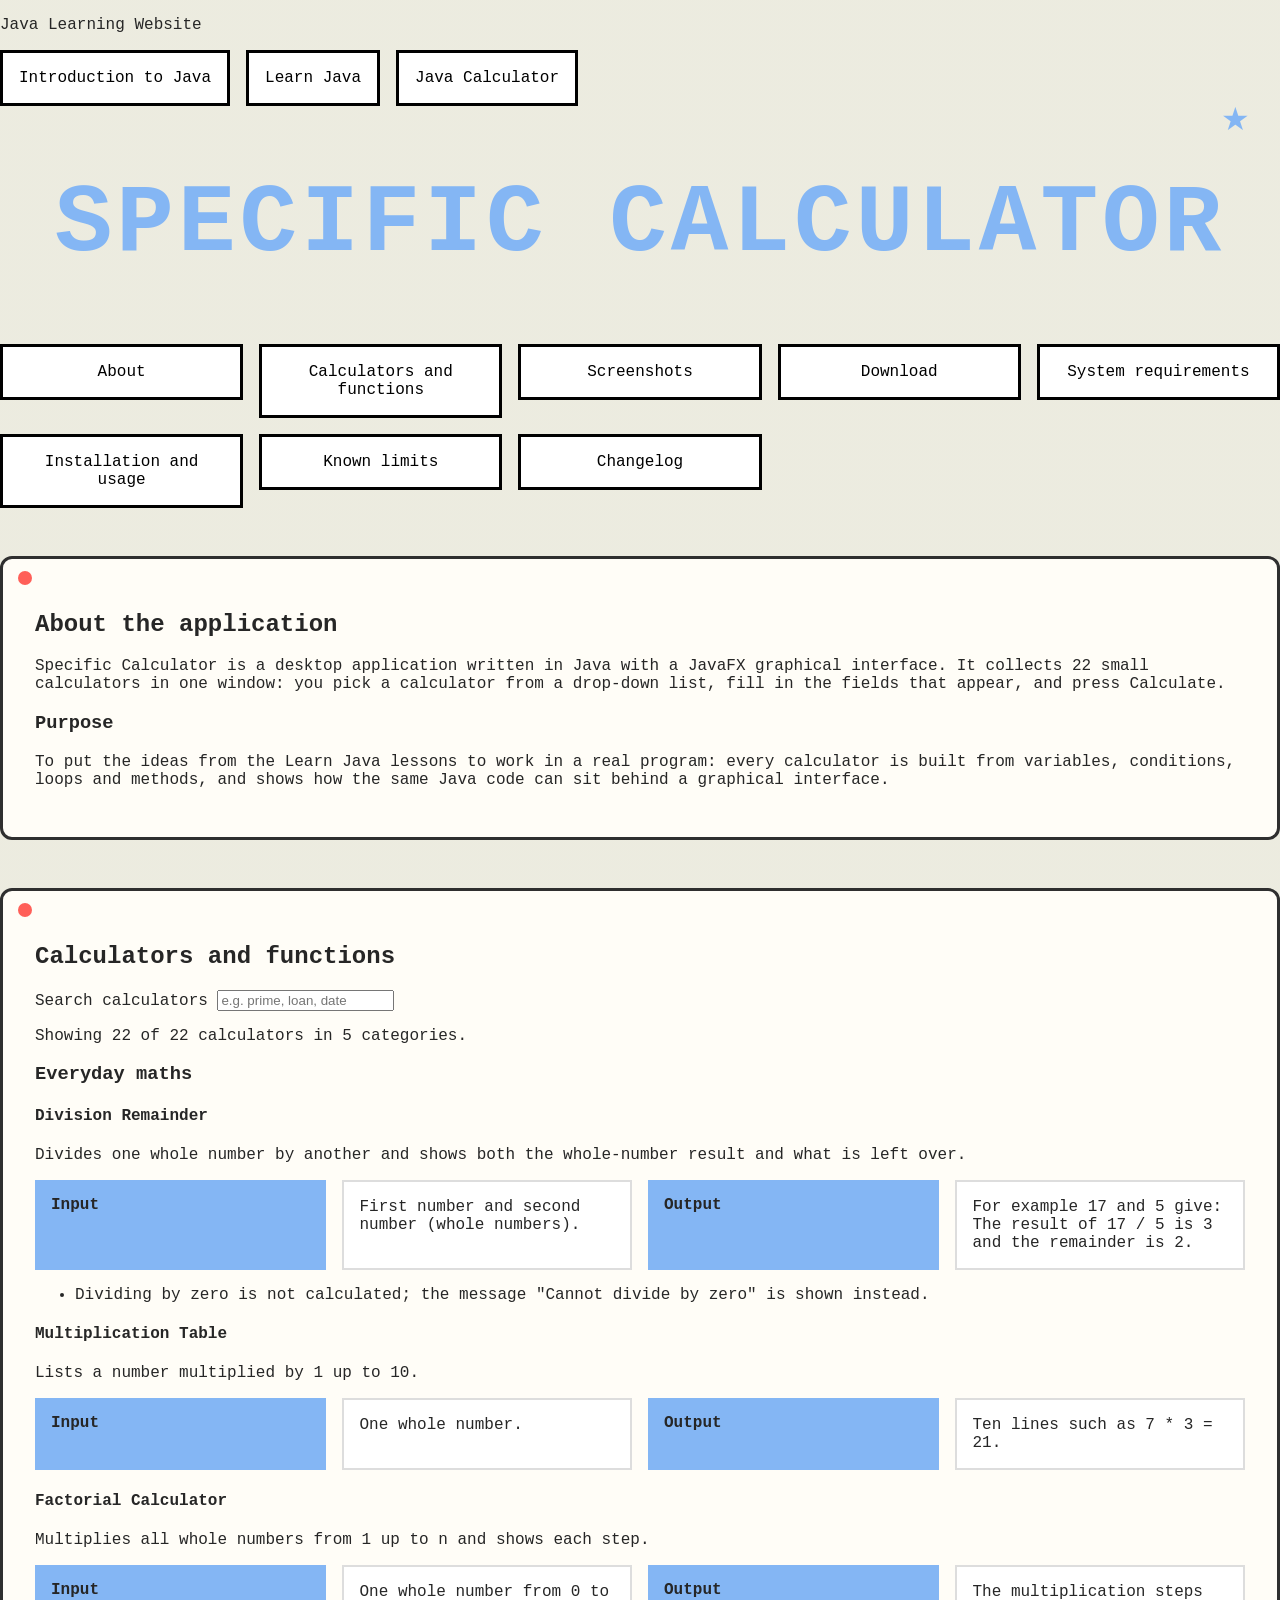
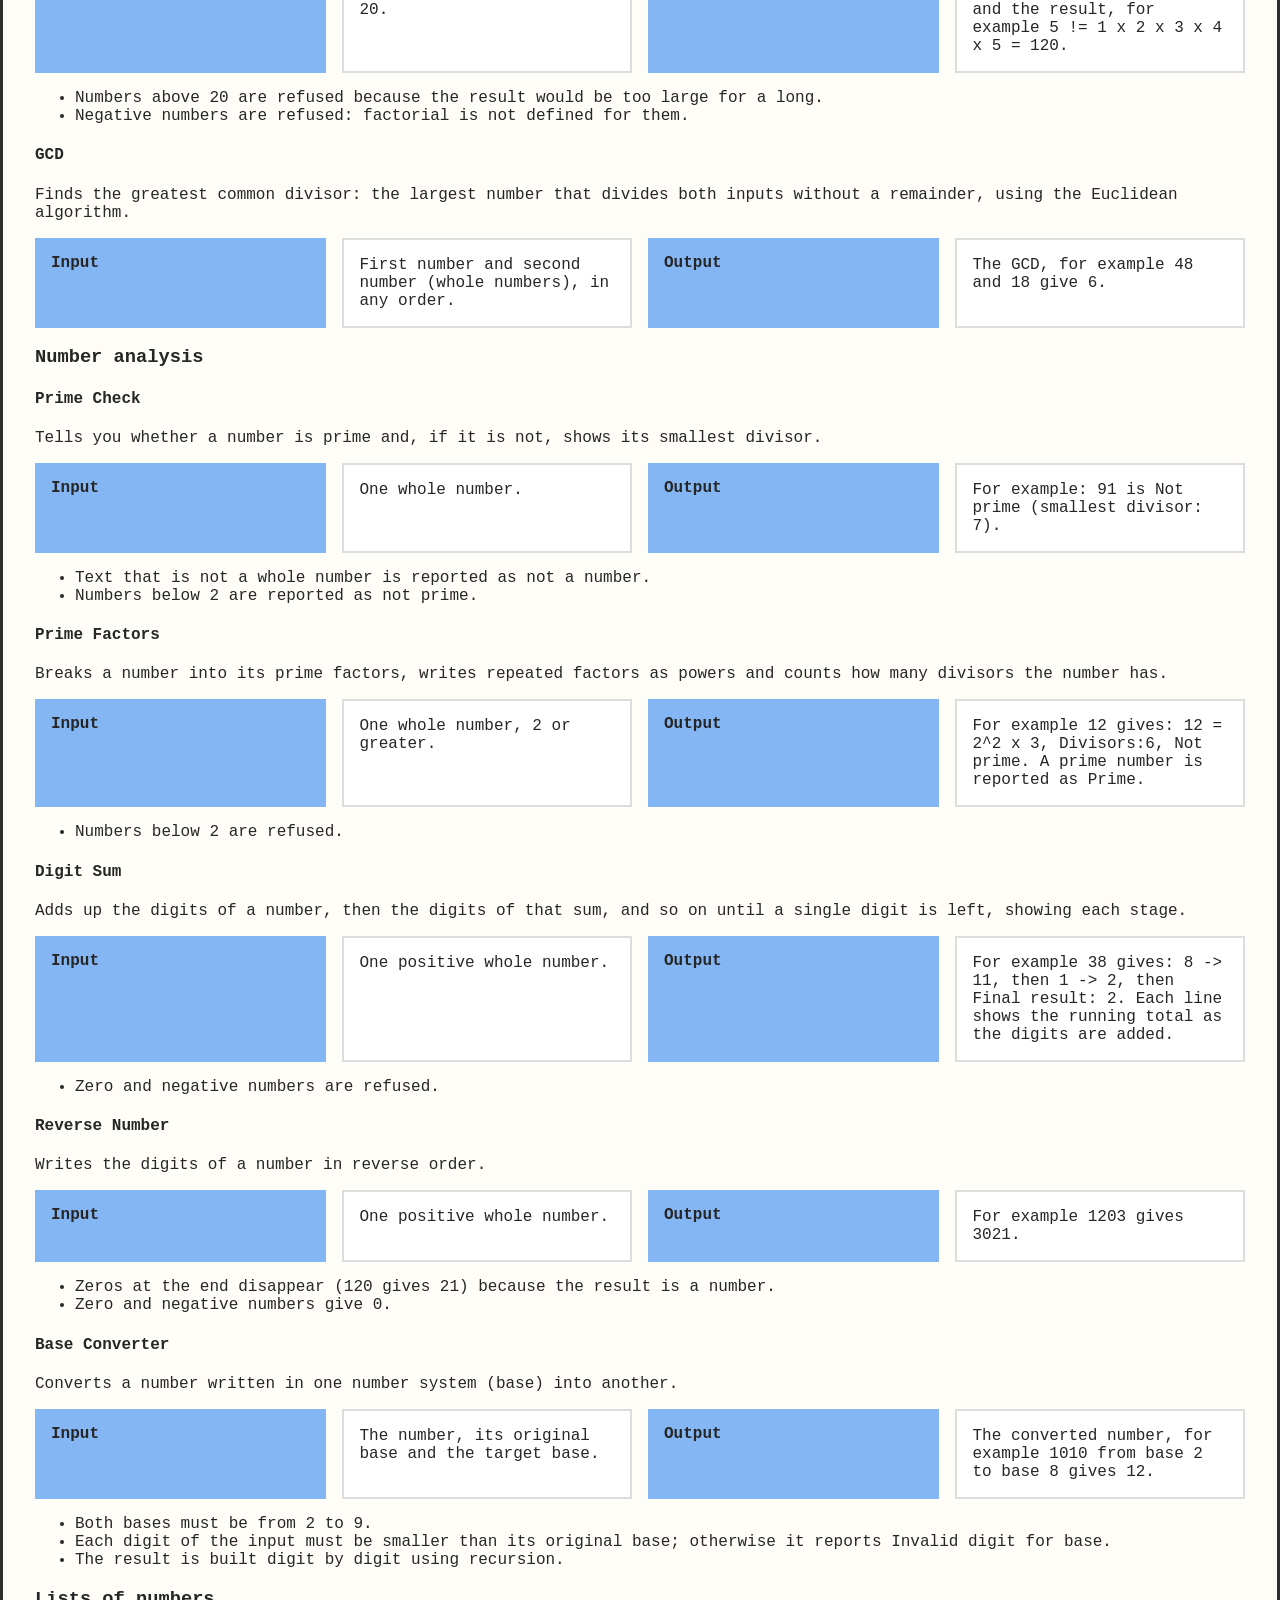
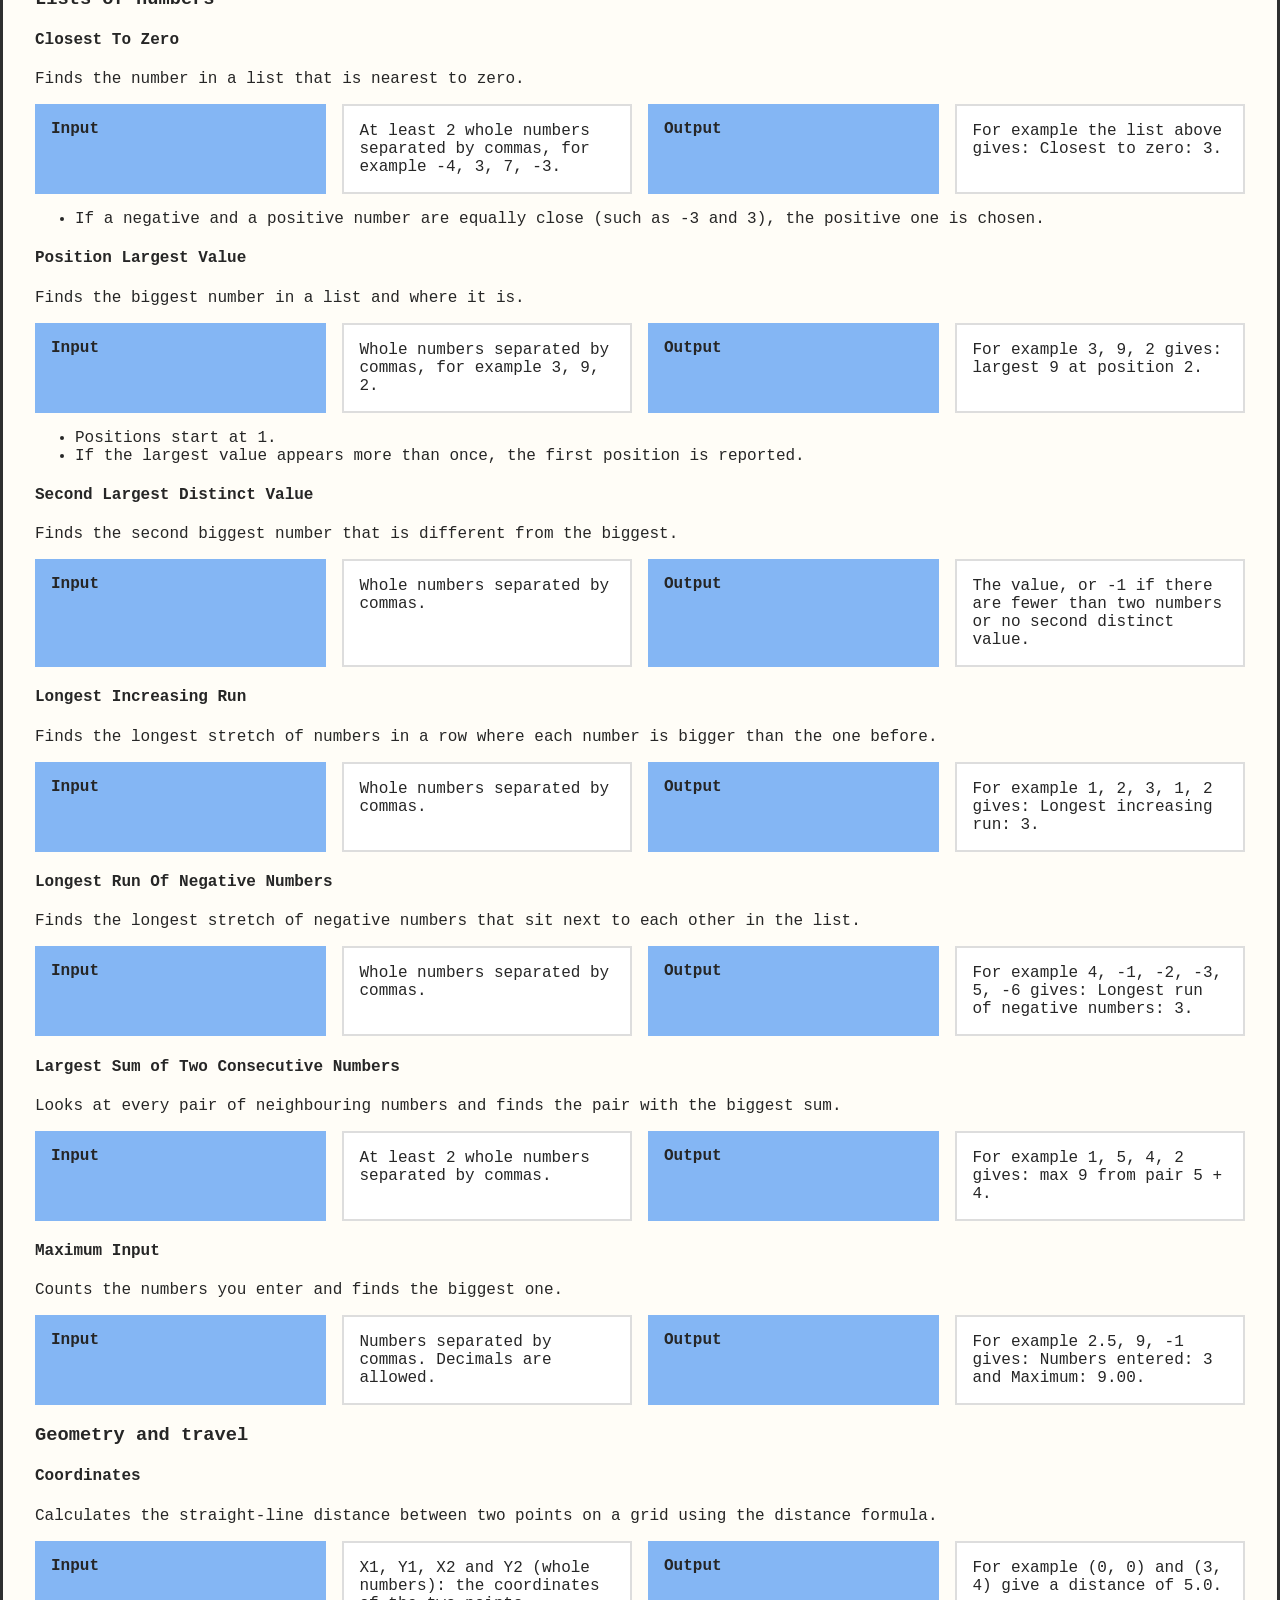
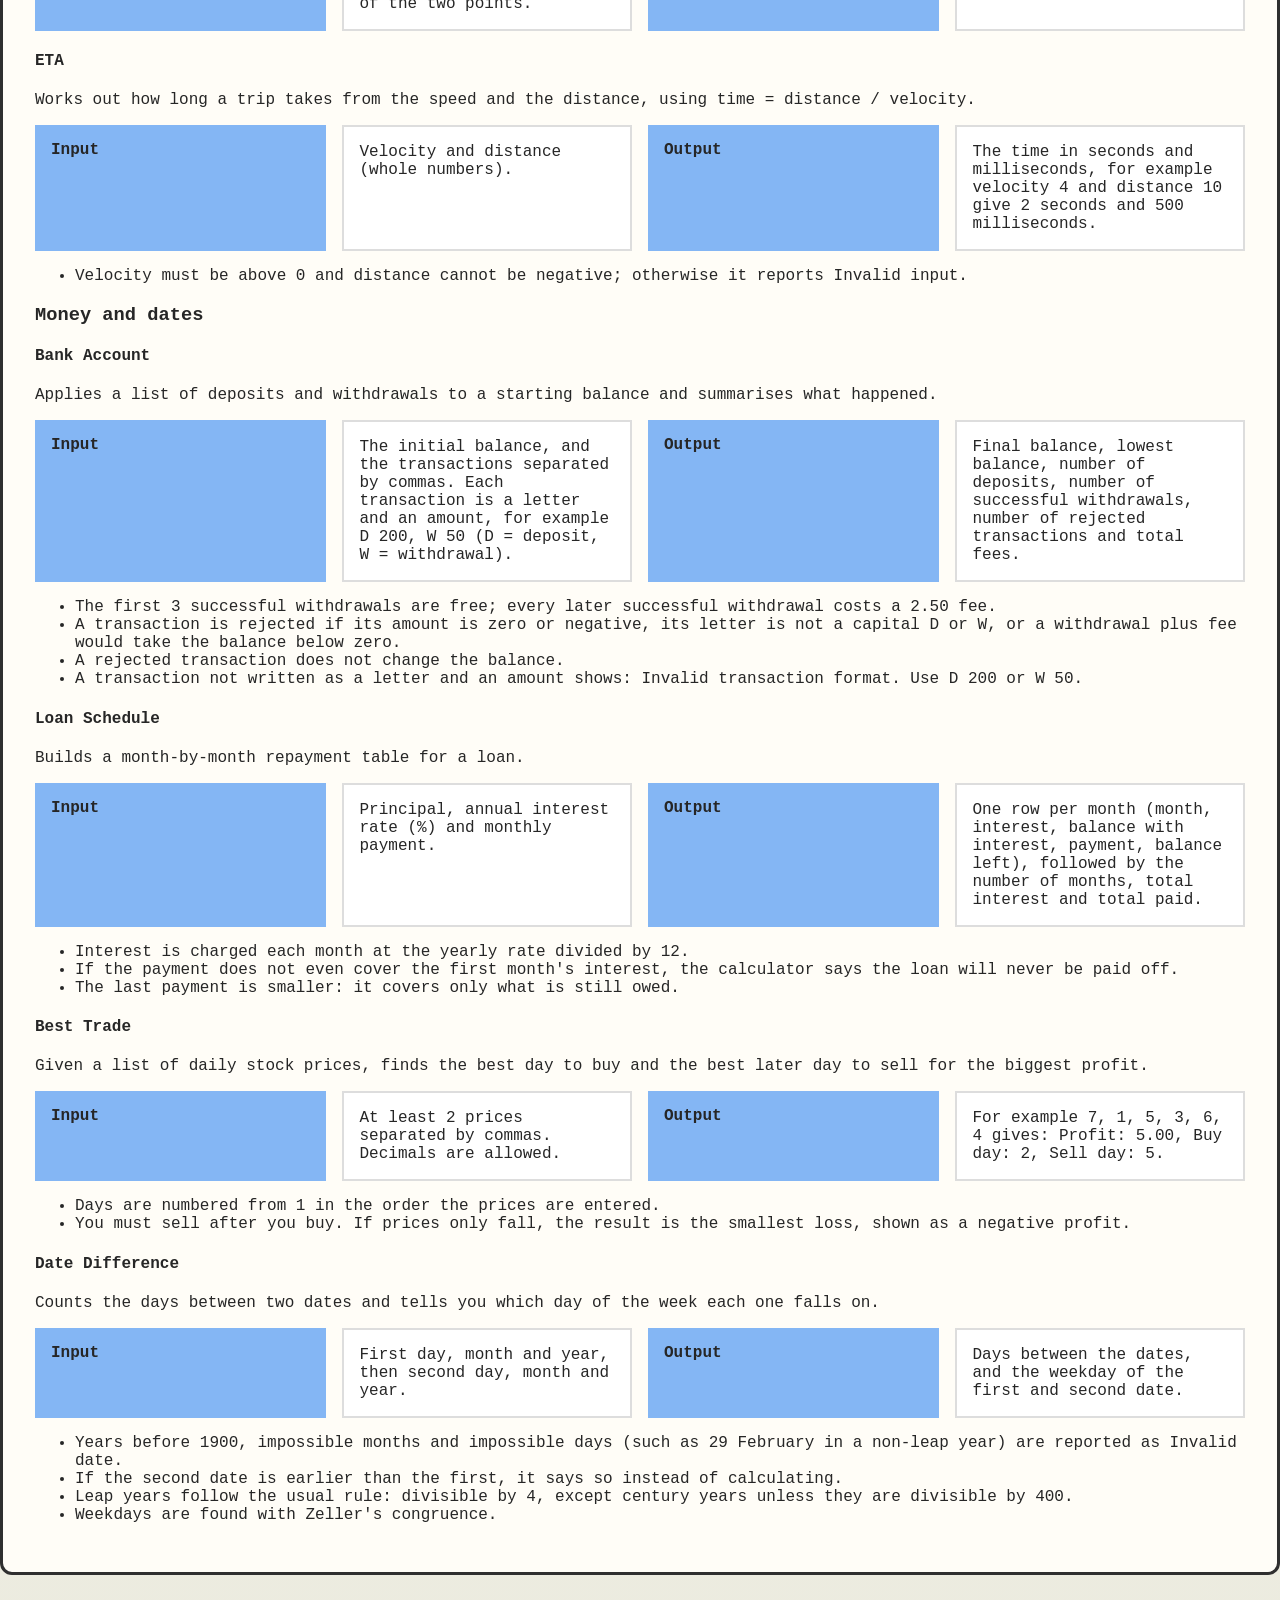
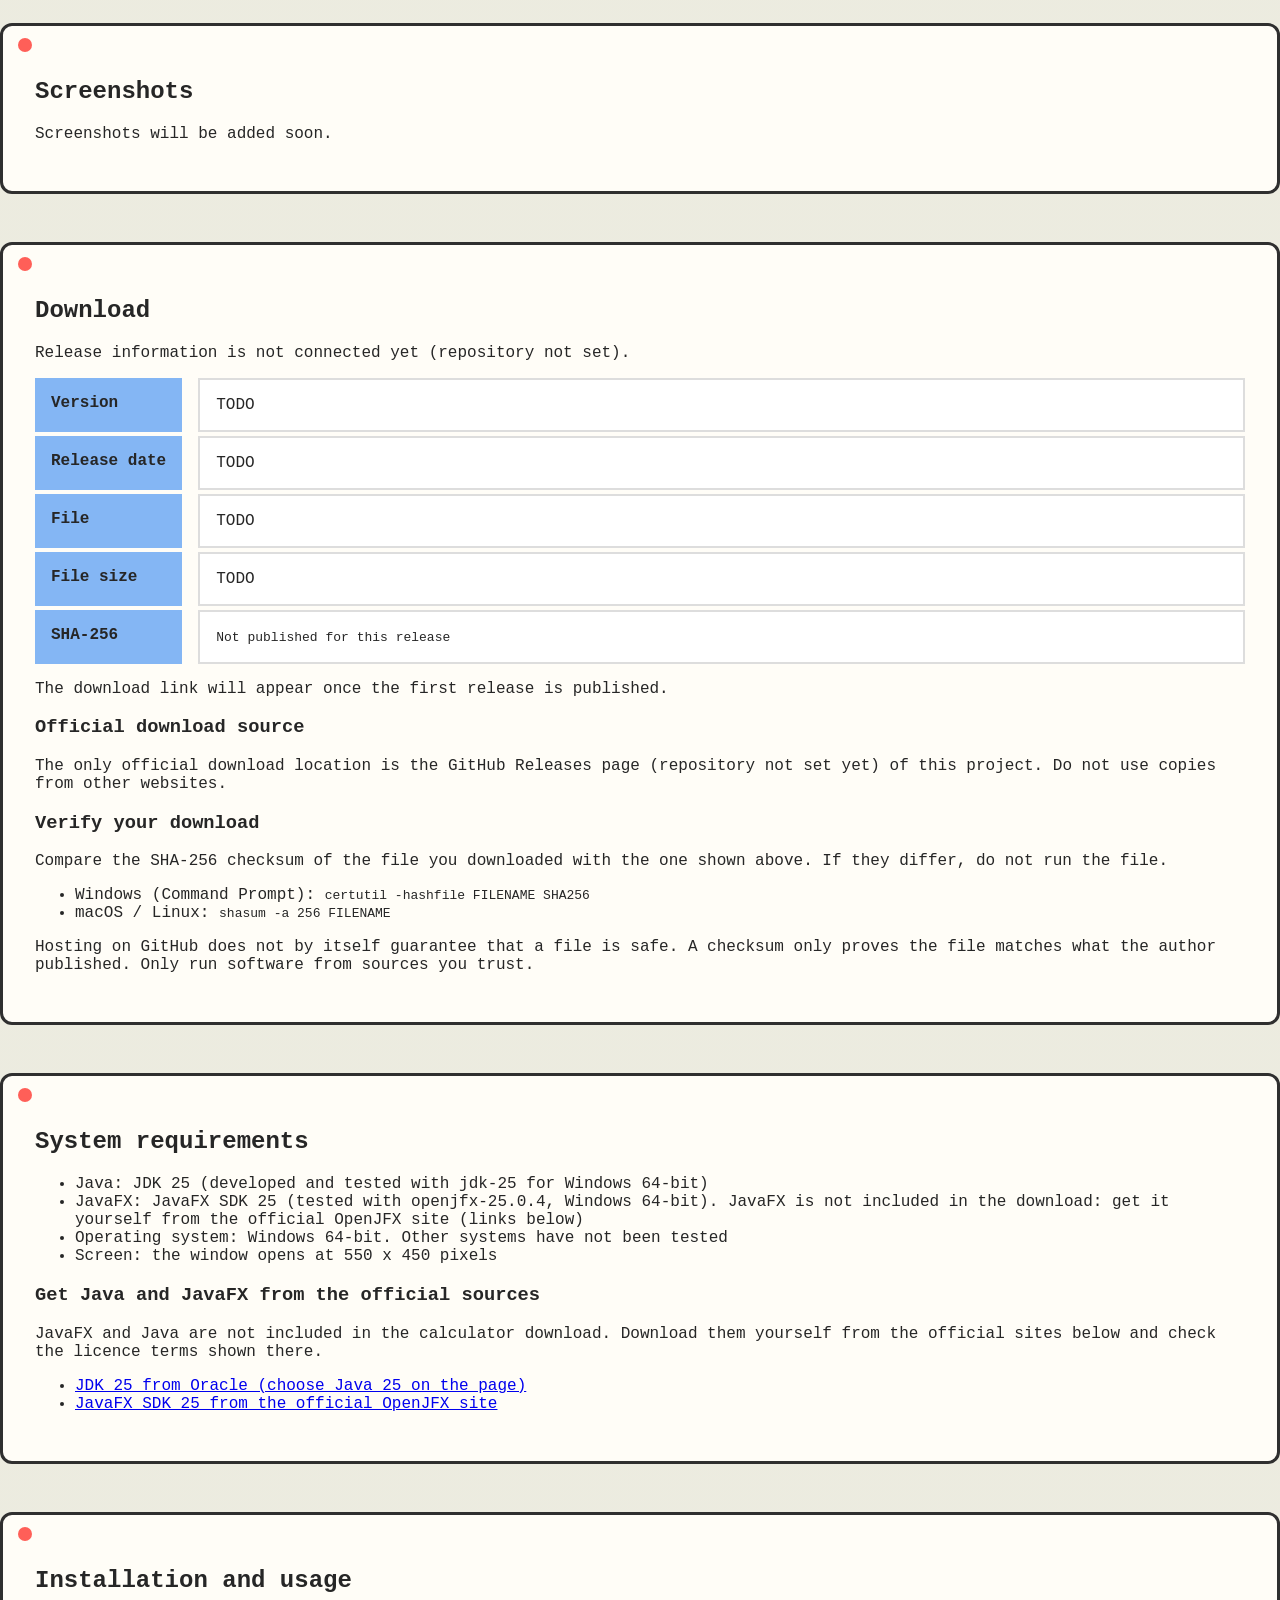
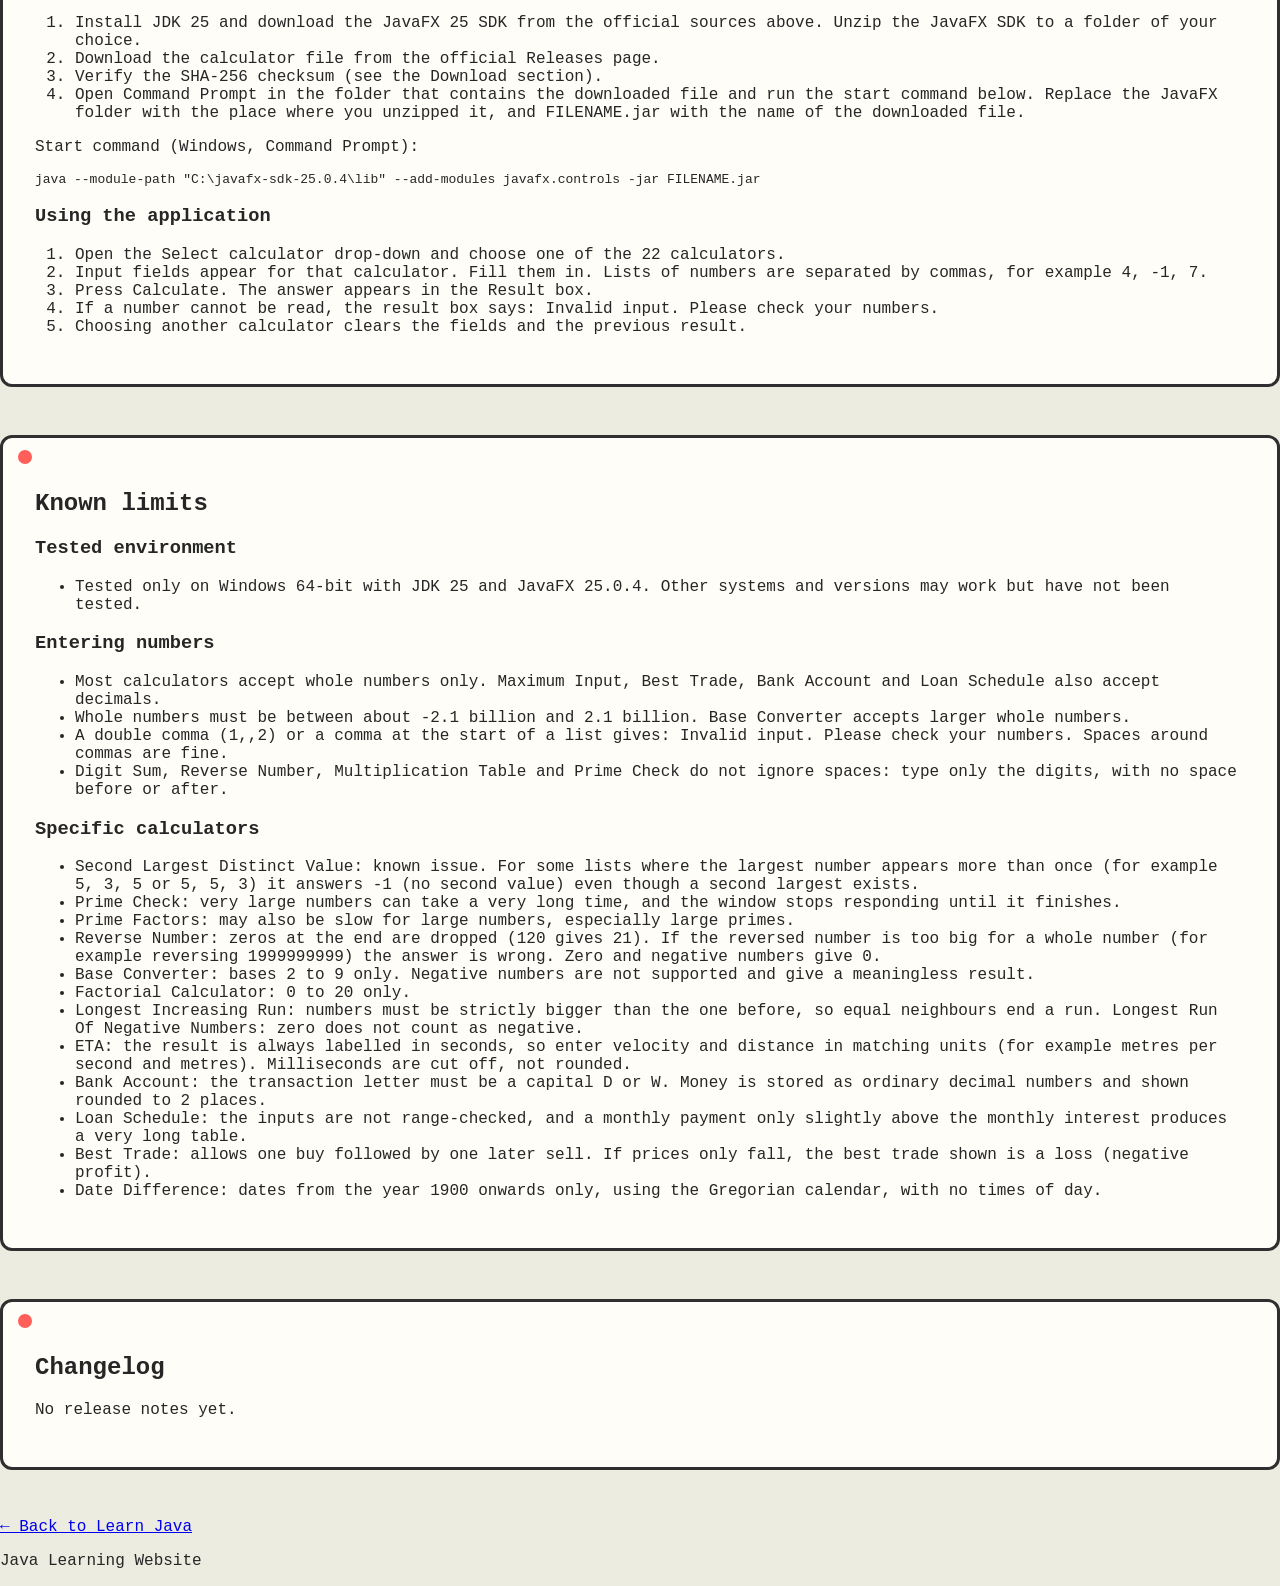
<file: calculator.html>
<!DOCTYPE html>
<html lang="en">
<head>
  <meta charset="utf-8">
  <meta name="viewport" content="width=device-width, initial-scale=1">
  <title>Java Calculator</title>
  <link rel="stylesheet" href="style.css">
  <link rel="stylesheet" href="calculator.css">
  <script src="main.js" defer></script>
  <script src="calculator.js" defer></script>
</head>
<body>
  <header id="site-header"></header>

  <main id="main">
    <h1 id="app-name">Java Calculator</h1>

    <nav aria-label="On this page">
      <ul>
        <li><a href="#about">About</a></li>
        <li><a href="#features">Calculators and functions</a></li>
        <li><a href="#screenshots">Screenshots</a></li>
        <li><a href="#download">Download</a></li>
        <li><a href="#requirements">System requirements</a></li>
        <li><a href="#install">Installation and usage</a></li>
        <li><a href="#limits">Known limits</a></li>
        <li><a href="#changelog">Changelog</a></li>
      </ul>
    </nav>

    <section id="about">
      <h2>About the application</h2>
      <p id="app-intro"></p>
      <h3>Purpose</h3>
      <p id="app-purpose"></p>
    </section>

    <section id="features">
      <h2>Calculators and functions</h2>
      <label for="feature-search">Search calculators</label>
      <input type="search" id="feature-search" placeholder="e.g. prime, loan, date">
      <p id="feature-count" aria-live="polite"></p>
      <div id="feature-list"></div>
    </section>

    <section id="screenshots">
      <h2>Screenshots</h2>
      <div id="screenshot-list"></div>
    </section>

    <section id="download">
      <h2>Download</h2>
      <p id="release-status" aria-live="polite">Loading release information…</p>
      <dl id="release-info"></dl>
      <p id="download-link-area"></p>

      <h3>Official download source</h3>
      <p>
        The only official download location is the
        <a id="releases-link" href="#">GitHub Releases page</a>
        of this project. Do not use copies from other websites.
      </p>

      <h3>Verify your download</h3>
      <p>Compare the SHA-256 checksum of the file you downloaded with the one shown above. If they differ, do not run the file.</p>
      <ul>
        <li>Windows (Command Prompt): <code>certutil -hashfile FILENAME SHA256</code></li>
        <li>macOS / Linux: <code>shasum -a 256 FILENAME</code></li>
      </ul>
      <p>Hosting on GitHub does not by itself guarantee that a file is safe. A checksum only proves the file matches what the author published. Only run software from sources you trust.</p>
    </section>

    <section id="requirements">
      <h2>System requirements</h2>
      <ul id="requirements-list"></ul>
      <h3>Get Java and JavaFX from the official sources</h3>
      <p>JavaFX and Java are not included in the calculator download. Download them yourself from the official sites below and check the licence terms shown there.</p>
      <ul id="get-java-list"></ul>
    </section>

    <section id="install">
      <h2>Installation and usage</h2>
      <ol id="install-list"></ol>
      <p>Start command (Windows, Command Prompt):</p>
      <pre><code id="launch-command"></code></pre>
      <h3>Using the application</h3>
      <ol id="usage-list"></ol>
    </section>

    <section id="limits">
      <h2>Known limits</h2>
      <div id="limits-list"></div>
    </section>

    <section id="changelog">
      <h2>Changelog</h2>
      <div id="changelog-list"></div>
    </section>

    <p><a href="learn.html">← Back to Learn Java</a></p>
  </main>

  <footer id="site-footer"></footer>
</body>
</html>
</file>
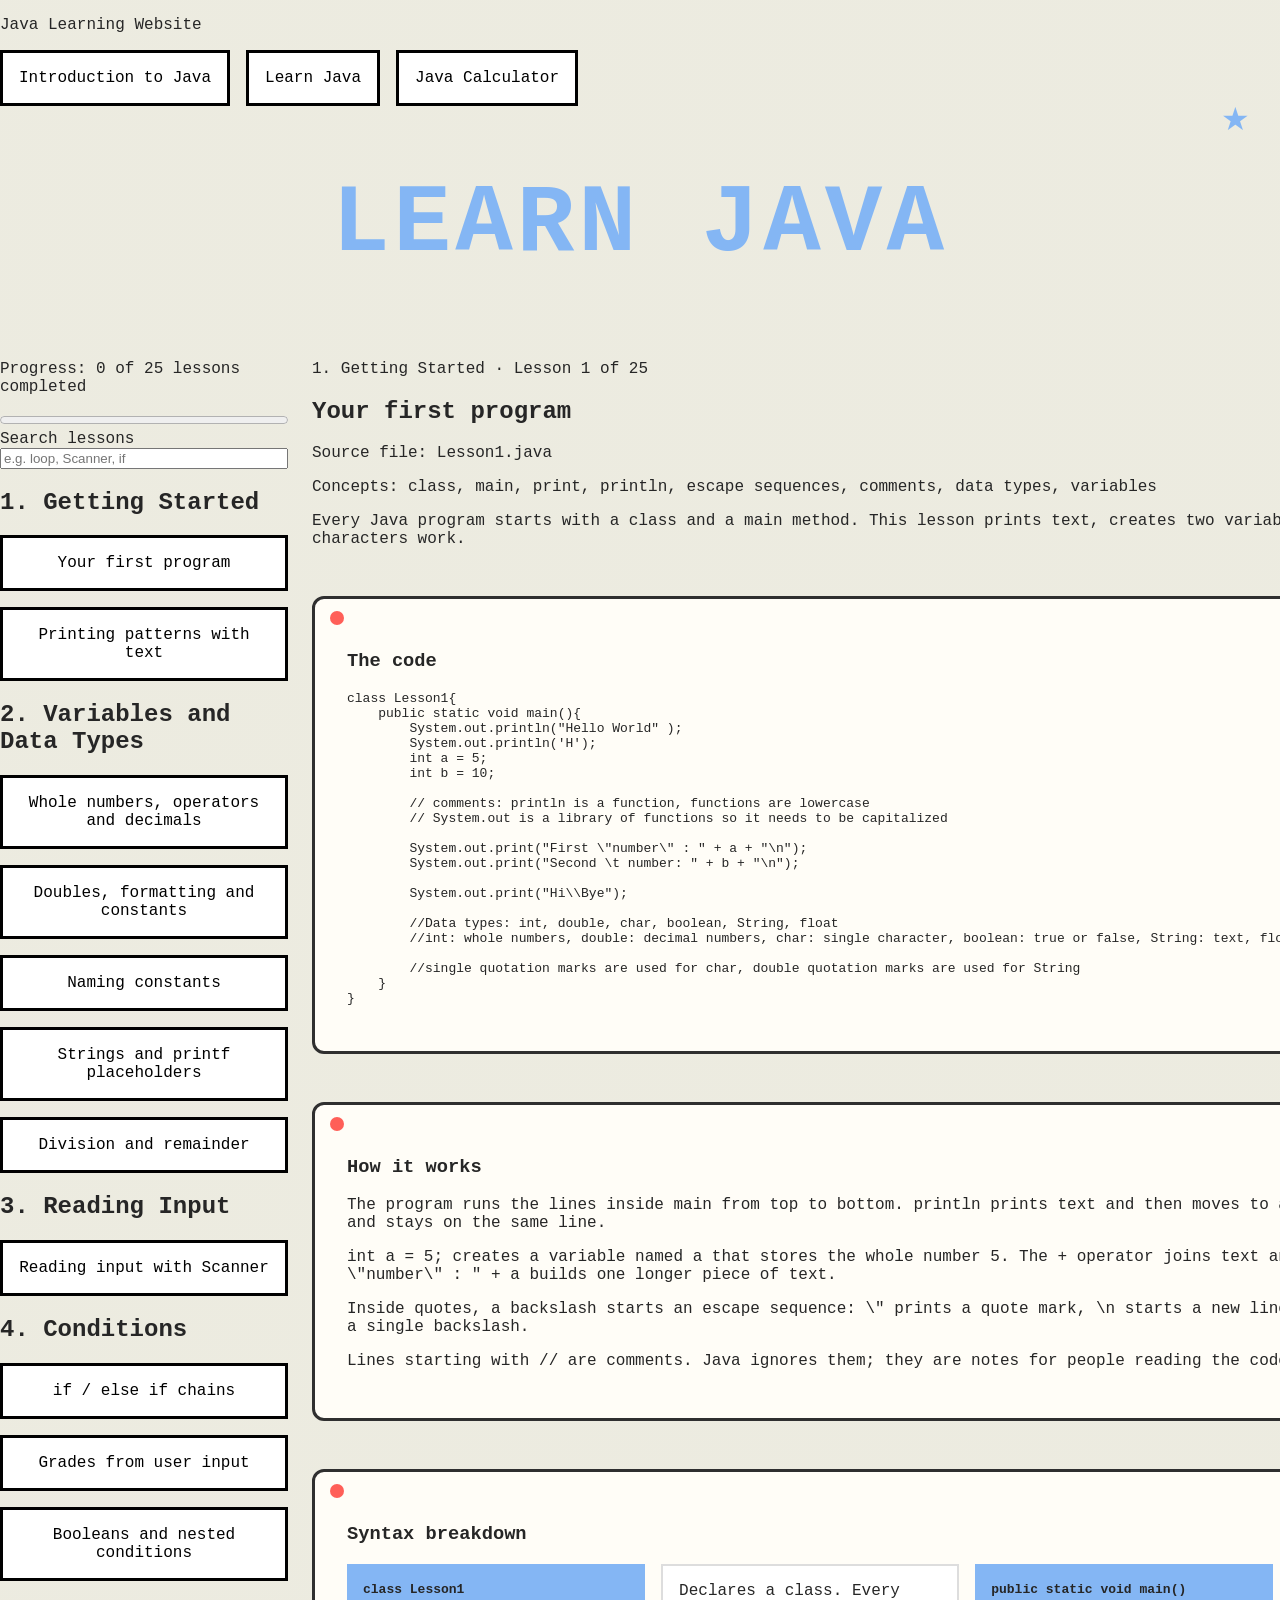
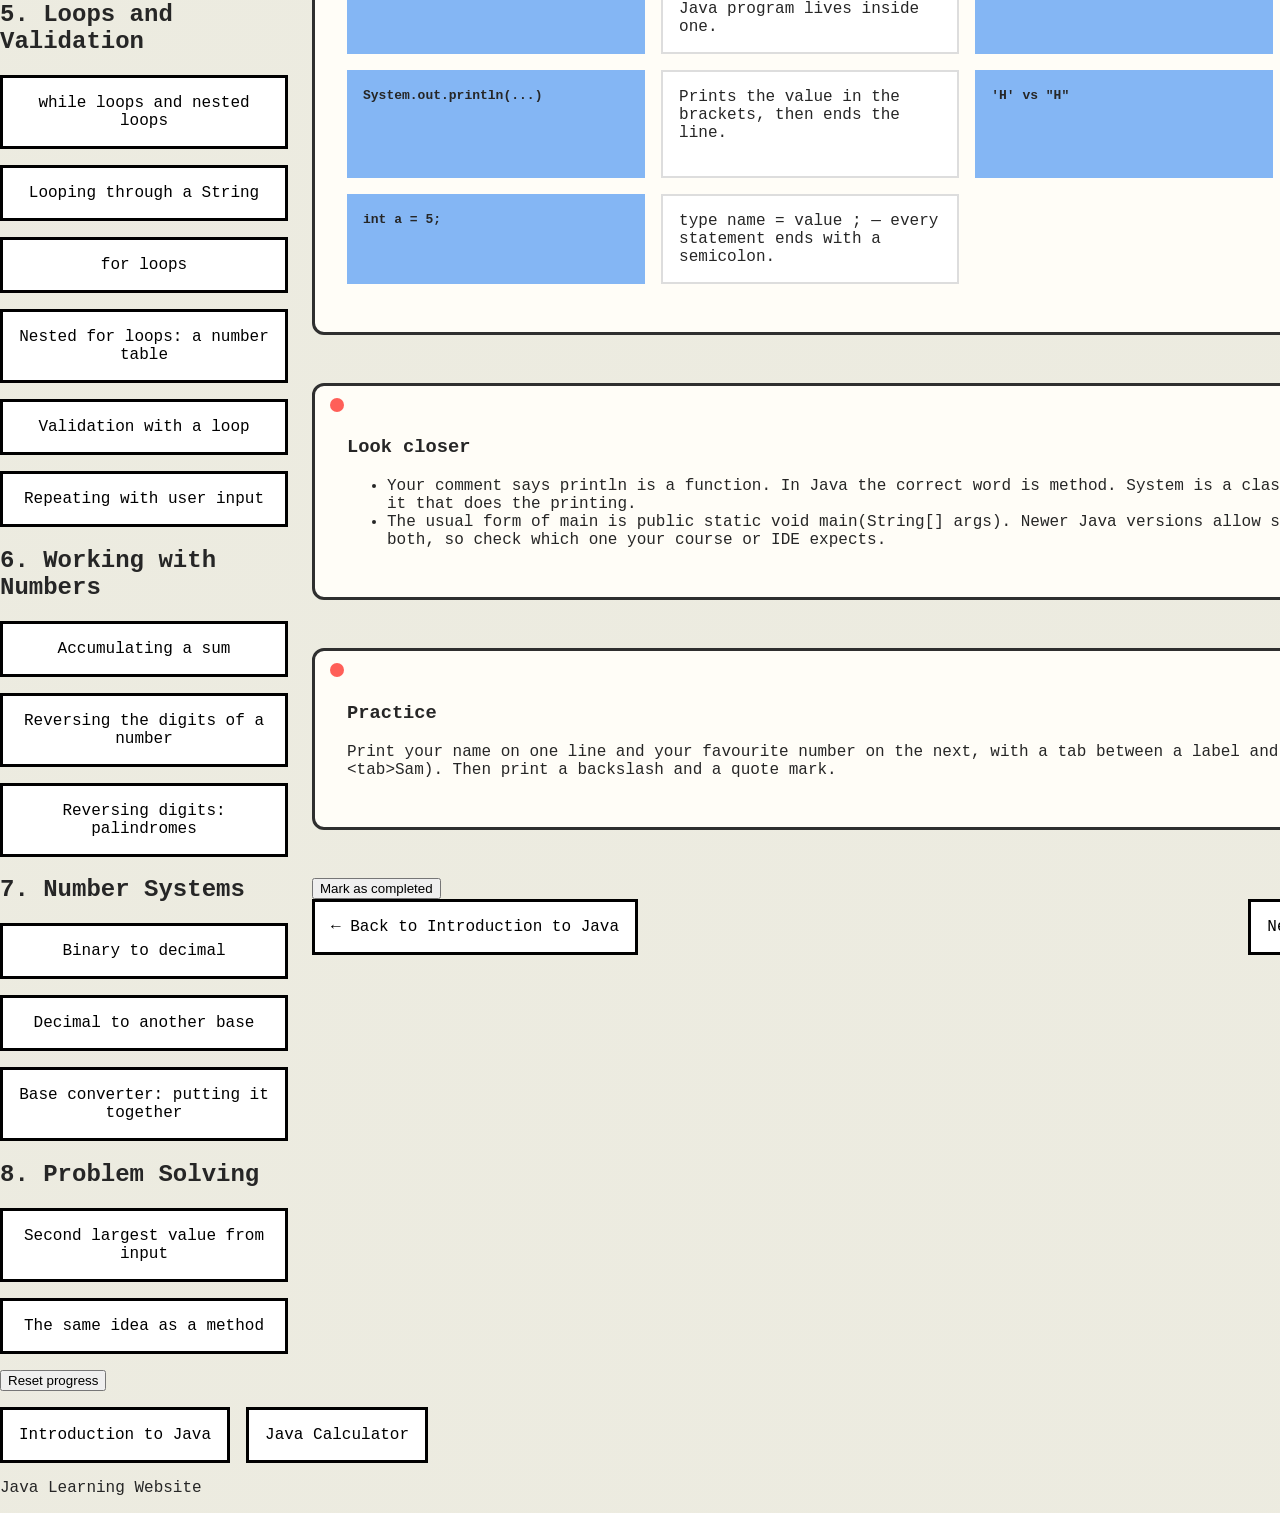
<file: learn.html>
<!DOCTYPE html>
<html lang="en">
<head>
  <meta charset="utf-8">
  <meta name="viewport" content="width=device-width, initial-scale=1">
  <title>Learn Java</title>
  <link rel="stylesheet" href="style.css">
  <link rel="stylesheet" href="learn.css">
  <script src="main.js" defer></script>
  <script src="lessons.js" defer></script>
  <script src="learn.js" defer></script>
</head>
<body>
  <header id="site-header"></header>

  <main id="main">
    <h1>Learn Java</h1>

    <div class="learn-layout">
      <aside id="lesson-sidebar" aria-label="Lessons">
        <div id="progress-area">
          <p id="progress-text">Progress: 0 of 0 lessons</p>
          <progress id="progress-bar" value="0" max="1"></progress>
          <p id="all-done" hidden>All lessons completed! Next: <a href="calculator.html">Java Calculator</a></p>
        </div>

        <label for="lesson-search">Search lessons</label>
        <input type="search" id="lesson-search" placeholder="e.g. loop, Scanner, if">

        <nav id="lesson-list" aria-label="Lesson list"></nav>

        <button type="button" id="reset-progress">Reset progress</button>
      </aside>

      <article id="lesson-view" aria-live="polite">
        <noscript>This page needs JavaScript to show the lessons.</noscript>
      </article>
    </div>

    <nav id="other-pages" aria-label="Other pages">
      <ul>
        <li><a href="index.html">Introduction to Java</a></li>
        <li><a href="calculator.html">Java Calculator</a></li>
      </ul>
    </nav>
  </main>

  <footer id="site-footer"></footer>
</body>
</html>
</file>
<file: style.css>
:root {
  --bg:#f5f0de;

  --panel:#fffdf7;

  --blue:#84b6f4;

  --orange:#e28b3a;

  --yellow:#ffe699;

  --text:#262626;

  --border:#2f2f2f;

  --shadow:6px 6px 0 #000;
}

body{
  margin: 0;
  background: var(--bg);
  color: var(--text);
  font-family: 'Courier New', Courier, monospace;/*find the pixal font*/
  background-image: linear-gradient(rgba(132,182,244,.08), rgba(132,182,244,.08))
}

.page{
  width: min(1200px, 92%);
  margin: auto;
}

section{
  background: var(--panel);
  border: 3px solid var(--border);
  border-radius: 12px;
  padding: 2rem;
  margin: 3rem 0;
  position: relative;
}

section::before{
  content: "";
  position: absolute;
  top: 12px;
  left: 15px;
  width: 14px;
  height: 14px;
  background: #ff5f58;
  border-radius: 50%;
  box-shadow: 24px 0 #ffbd2e 48px 0 #28c840;
}

h1{
  font-size: clamp(3rem, 8vw, 6rem);
  text-transform: uppercase;
  text-align: center;
  color: var(--blue);
  letter-spacing: 4px;
  font-family: 'Courier New', Courier, monospace;/*change font*/
}

nav ul{
  display: grid;
  grid-template-columns: repeat(auto-fit, minmax(220px, 1fr));
  gap: 1rem;
  list-style: none;
  padding: 0;
}

nav a {
  display: block;
  text-decoration: none;
  color: black;
  background: white;
  border: 3px solid black;
  padding: 1rem;
  text-align: center;
}

nav a:hover{
  background: var(--blue);
  transform: translateY(-4px);
}

.split{
  display: grid;
  grid-template-columns: 1fr 1fr;
  gap: 2rem;
  align-items: center;
}

.use-grid{
  display: grid;
  grid-template-columns: repeat(3, 1fr);
  gap: 1rem;
}

.use-card{
  border: 3px solid black;
  background: white;
  padding: 2rem;
  text-align: center;
}

dl{
 display:grid;
 grid-template-columns:
 repeat(auto-fit,minmax(250px,1fr));
 gap:1rem;
}

dt{
 background:var(--blue);
 padding:1rem;
 font-weight:bold;
}

dd{
 margin:0;
 padding:1rem;
 border:2px solid #ddd;
 background:white;
}

.oop-grid{
  display: grid;
  grid-template-columns: repeat(2, 1fr);
  gap: 1rem;
}

.oop-card{
 border:3px dashed black;
 padding:1rem;
 background:white;
}

.jvm-flow{
 display:flex;
 flex-wrap:wrap;
 justify-content:center;
 gap:1rem;
}

.flow-box{
 border:3px solid black;
 background:white;
 padding:1rem;
 min-width:150px;
 text-align:center;
}

*, *::before, *::after { box-sizing: border-box; }

img { max-width: 100%; height: auto; }

pre { overflow-x: auto; }

#site-header nav ul {
  display: flex;
  flex-wrap: wrap;
  gap: 1rem;
  list-style: none;
  padding: 0;
}

.skip-link {
  position: absolute;
  left: -9999px;
}
.skip-link:focus {
  position: static;
}

body::after{
 content:"★";
 position:fixed;
 right:30px;
 top:100px;
 font-size:2rem;
 color:var(--blue);
}
</file>
<file: calculator.css>
/* calculator.css - Calculator page. Structure only; add your own styling. */

#release-info {
  display: grid;
  grid-template-columns: max-content 1fr;
  gap: 0.25rem 1rem;
}

#release-info dd {
  margin: 0;
  overflow-wrap: anywhere; /* long SHA-256 value wraps on small screens */
}

#screenshot-list figure {
  margin: 1rem 0;
}
</file>
<file: learn.css>
/* learn.css - Learn Java page.
   Structure only: sidebar beside the lesson on wide screens, stacked on narrow ones. */

.learn-layout {
  display: grid;
  grid-template-columns: 1fr;
  gap: 1.5rem;
}

@media (min-width: 48em) {
  .learn-layout {
    grid-template-columns: 18rem 1fr;
    align-items: start;
  }
}

#lesson-view nav {
  display: flex;
  justify-content: space-between;
  flex-wrap: wrap;
  gap: 1rem;
}

#lesson-search {
  width: 100%;
}

#progress-bar {
  width: 100%;
}

#other-pages ul {
  display: flex;
  flex-wrap: wrap;
  gap: 1rem;
  list-style: none;
  padding: 0;
}
</file>
